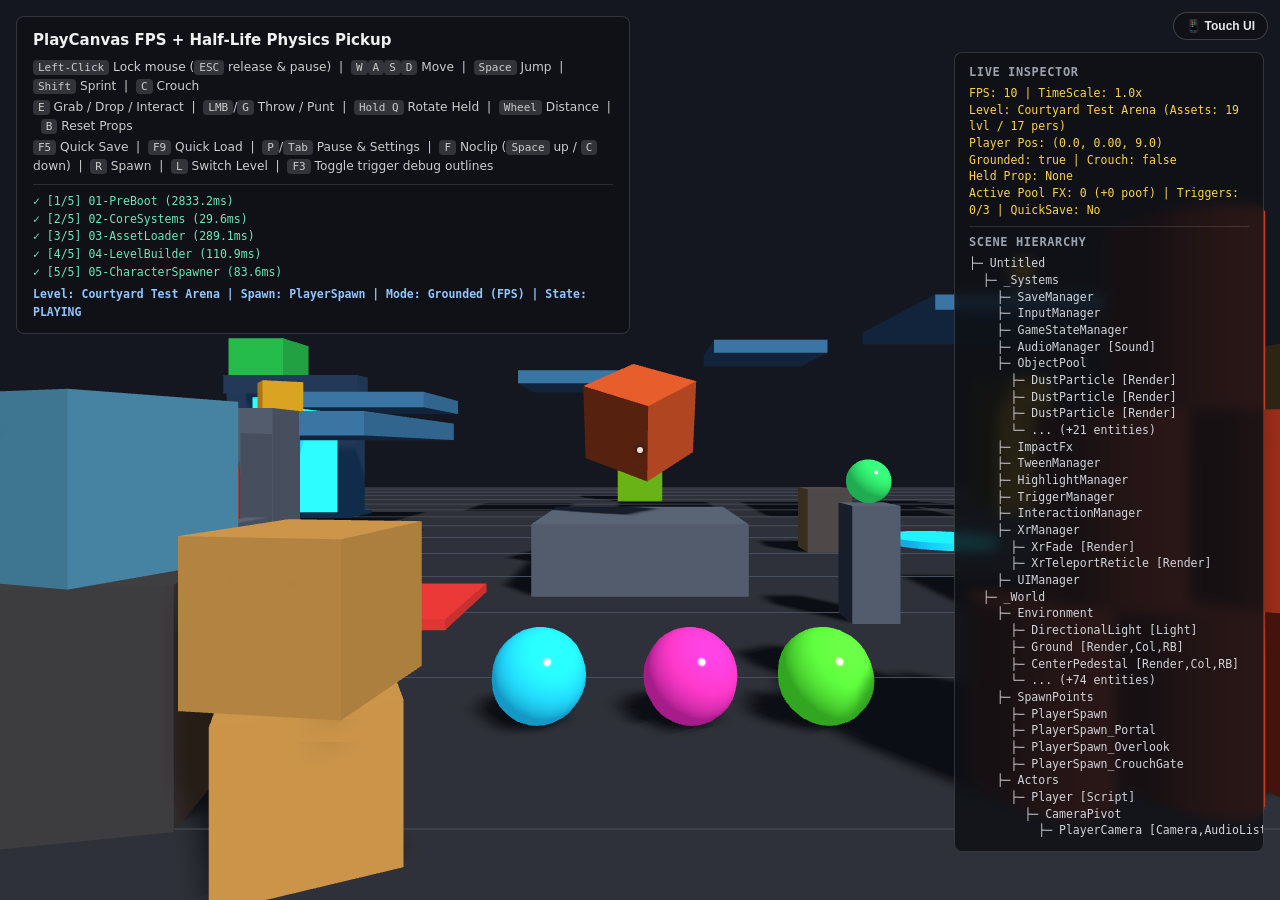
<file: index.html>
<!DOCTYPE html>
<html lang="en">
<head>
  <meta charset="UTF-8" />
  <meta name="viewport" content="width=device-width, initial-scale=1.0, maximum-scale=1.0, user-scalable=no, viewport-fit=cover" />
  <title>PlayCanvas First-Person Platformer — Systems Architecture</title>
  <link rel="icon" href="./favicon.svg" />
  <!-- HUD, menu, touch-control and overlay styles live in src/styles/hud.css (imported by src/main.js). -->
  <style>
    /* Critical pre-paint rule. hud.css arrives via the JS module graph (a <style> tag injected in dev,
       a <link> in builds), so until it applies keep the page dark and the HUD / menu / touch markup
       hidden instead of flashing it unstyled. The error overlay stays visible so boot errors still show.
       The matching reveal rule is the last rule in hud.css; keep the two selectors in sync. */
    html, body { margin: 0; height: 100%; overflow: hidden; background-color: #16181d; }
    body > :not(#application-canvas):not(#error-overlay) { visibility: hidden; }
  </style>
  <script>
    window.addEventListener('error', (e) => {
      const box = document.getElementById('error-overlay');
      if (box) {
        box.style.display = 'block';
        box.textContent += `[ERROR] ${e.message} (${e.filename || ''}:${e.lineno || ''})\n`;
      }
    });
    window.addEventListener('unhandledrejection', (e) => {
      const box = document.getElementById('error-overlay');
      if (box) {
        box.style.display = 'block';
        box.textContent += `[PROMISE ERROR] ${e.reason && e.reason.stack ? e.reason.stack : e.reason}\n`;
      }
    });
  </script>
  <script type="module" crossorigin src="./assets/main-BiD3w2cn.js"></script>
  <link rel="stylesheet" crossorigin href="./assets/main-D4LRnLMg.css">
</head>
<body>
  <div id="crosshair"></div>
  <div id="interaction-prompt"><kbd>E</kbd> Interact</div>
  <div id="toast-banner"></div>

  <div id="loading-overlay">
    <div class="loading-card">
      <div id="loading-title">Streaming Level...</div>
      <div class="loading-bar-track">
        <div id="loading-bar-fill"></div>
      </div>
      <div id="loading-sub">Loading assets (0%)</div>
    </div>
  </div>

  <!-- Top Mobile / Touch Bar & Quick Actions -->
  <div id="mobile-topbar">
    <div id="mobile-quick-actions">
      <button id="btn-mobile-pause" class="top-pill" type="button">⏸ Menu</button>
      <button id="btn-mobile-reset" class="top-pill" type="button">↻ Props</button>
      <button id="btn-mobile-spawn" class="top-pill" type="button">⚐ Spawn</button>
      <button id="btn-mobile-level" class="top-pill" type="button">🌀 Level</button>
      <button id="btn-mobile-fly" class="top-pill" type="button">✦ Fly</button>
      <button id="btn-mobile-info" class="top-pill" type="button">ℹ HUD</button>
    </div>
    <!-- Shown by XrManager only when immersive VR is available (HTTPS / localhost + headset or emulator) -->
    <button id="btn-enter-vr" class="top-pill" type="button" title="Enter WebXR VR" hidden>🥽 Enter VR</button>
    <button id="btn-touch-toggle" class="top-pill" type="button" title="Toggle Mobile Touch Controls">📱 Touch UI</button>
  </div>

  <!-- Mobile FPS Controls Overlay (Virtual Joystick + Jump/Crouch + Context Interact Buttons) -->
  <div id="mobile-controls">
    <!-- Left Virtual Thumbstick (WASD + Auto-Sprint at outer rim) -->
    <div id="mobile-joystick-zone">
      <div id="joystick-base">
        <div id="joystick-sprint-badge">SPRINT</div>
        <div id="joystick-stick"></div>
      </div>
    </div>

    <!-- Right-Edge Sidebar Rail (Jump, Crouch, and Context Interact above the bottom-right camera look area) -->
    <div id="mobile-right-rail">
      <div id="mobile-action-cluster">
        <button id="btn-mobile-jump" class="action-btn action-jump" type="button">
          <span class="action-icon">⌃</span>
          <span class="action-label" id="lbl-mobile-jump">JUMP</span>
        </button>
        <button id="btn-mobile-crouch" class="action-btn action-crouch" type="button">
          <span class="action-icon">⌄</span>
          <span class="action-label" id="lbl-mobile-crouch">CROUCH</span>
        </button>
      </div>

      <div id="mobile-context-cluster">
        <div id="mobile-context-main">
          <button id="btn-context-primary" class="ctx-btn" type="button">
            <span class="ctx-icon" id="ctx-pri-icon">✋</span>
            <span class="ctx-label" id="ctx-pri-label">GRAB</span>
            <span class="ctx-sub" id="ctx-pri-sub"></span>
          </button>
          <button id="btn-context-secondary" class="ctx-btn" type="button">
            <span class="ctx-icon" id="ctx-sec-icon">💥</span>
            <span class="ctx-label" id="ctx-sec-label">PUNT</span>
          </button>
        </div>
        <div id="mobile-held-tools">
          <button id="btn-context-rotate" class="ctx-mini-btn" type="button">🔄 Rotate</button>
          <button id="btn-dist-far" class="ctx-mini-btn" type="button">+ Push</button>
          <button id="btn-dist-near" class="ctx-mini-btn" type="button">− Pull</button>
        </div>
      </div>
    </div>
  </div>

  <div id="hud">
    <h1>PlayCanvas FPS + Half-Life Physics Pickup</h1>
    <!-- Keep in sync with the key map comment at InputManager.bindings (src/systems/input-manager.js) -->
    <p><kbd>Left-Click</kbd> Lock mouse (<kbd>ESC</kbd> release &amp; pause) &nbsp;|&nbsp; <kbd>W</kbd><kbd>A</kbd><kbd>S</kbd><kbd>D</kbd> Move &nbsp;|&nbsp; <kbd>Space</kbd> Jump &nbsp;|&nbsp; <kbd>Shift</kbd> Sprint &nbsp;|&nbsp; <kbd>C</kbd> Crouch</p>
    <p><kbd>E</kbd> Grab / Drop / Interact &nbsp;|&nbsp; <kbd>LMB</kbd>/<kbd>G</kbd> Throw / Punt &nbsp;|&nbsp; <kbd>Hold Q</kbd> Rotate Held &nbsp;|&nbsp; <kbd>Wheel</kbd> Distance &nbsp;|&nbsp; <kbd>B</kbd> Reset Props</p>
    <p><kbd>F5</kbd> Quick Save &nbsp;|&nbsp; <kbd>F9</kbd> Quick Load &nbsp;|&nbsp; <kbd>P</kbd>/<kbd>Tab</kbd> Pause &amp; Settings &nbsp;|&nbsp; <kbd>F</kbd> Noclip (<kbd>Space</kbd> up / <kbd>C</kbd> down) &nbsp;|&nbsp; <kbd>R</kbd> Spawn &nbsp;|&nbsp; <kbd>L</kbd> Switch Level &nbsp;|&nbsp; <kbd>F3</kbd> Toggle trigger debug outlines</p>
    <div id="boot-panel">
      <div id="boot-log">Initializing PlayCanvas...</div>
      <div id="spawn-status"></div>
    </div>
  </div>

  <div id="inspector-panel">
    <h2>Live Inspector</h2>
    <div id="telemetry">Waiting for app...</div>
    <h2>Scene Hierarchy</h2>
    <div id="hierarchy-tree"></div>
  </div>

  <div id="pause-modal">
    <div class="modal-card">
      <h2>Game Paused &amp; Settings</h2>
      <div class="modal-subtitle">Settings persist automatically via <code>SaveManager</code></div>

      <div class="setting-row">
        <div class="setting-label"><span>Master Volume</span><span id="val-master">85%</span></div>
        <input id="slider-master" type="range" min="0" max="1" step="0.05" value="0.85" />
      </div>
      <div class="setting-row">
        <div class="setting-label"><span>Music / Ambient Volume</span><span id="val-music">45%</span></div>
        <input id="slider-music" type="range" min="0" max="1" step="0.05" value="0.45" />
      </div>
      <div class="setting-row">
        <div class="setting-label"><span>SFX Volume</span><span id="val-sfx">85%</span></div>
        <input id="slider-sfx" type="range" min="0" max="1" step="0.05" value="0.85" />
      </div>
      <div class="setting-row">
        <div class="setting-label"><span>Mouse Sensitivity</span><span id="val-sens">0.16</span></div>
        <input id="slider-sens" type="range" min="0.04" max="0.45" step="0.01" value="0.16" />
      </div>
      <div class="setting-row">
        <div class="setting-label"><span>Base Field of View (FOV)</span><span id="val-fov">65°</span></div>
        <input id="slider-fov" type="range" min="50" max="95" step="1" value="65" />
      </div>

      <div id="save-slot-meta">Active QuickSave: None</div>

      <div class="modal-actions">
        <button id="btn-resume" class="primary">Resume Game (P / Tab)</button>
        <button id="btn-quicksave">Quick Save (F5)</button>
        <button id="btn-quickload">Quick Load (F9)</button>
        <button id="btn-switch-level" style="grid-column: span 2;">Switch Level (L)</button>
        <button id="btn-clearsave" class="danger">Reset Save &amp; Settings</button>
      </div>
    </div>
  </div>

  <div id="error-overlay"></div>
  <canvas id="application-canvas"></canvas>
</body>
</html>
</file>
<file: assets/main-D4LRnLMg.css>
html,body{margin:0;padding:0;width:100%;height:100%;overflow:hidden;background-color:#16181d;font-family:system-ui,-apple-system,sans-serif;user-select:none;-webkit-user-select:none;-webkit-touch-callout:none;touch-action:none;overscroll-behavior:none}#application-canvas{display:block;width:100%;height:100%;cursor:crosshair;touch-action:none}#crosshair{position:absolute;top:50%;left:50%;width:6px;height:6px;margin-left:-3px;margin-top:-3px;border-radius:50%;background:#ffffffd9;box-shadow:0 0 4px #000c;pointer-events:none;transition:transform .14s ease,background-color .14s ease,box-shadow .14s ease}#crosshair.interactive{transform:scale(1.9);background:#fbbf24;box-shadow:0 0 10px #fbbf24e6}#interaction-prompt{position:absolute;top:calc(50% + 20px);left:50%;transform:translate(-50%) translateY(4px);background:#0f1116e0;color:#fef3c7;border:1px solid rgba(251,191,36,.45);padding:6px 14px;border-radius:999px;font-size:13px;font-weight:500;pointer-events:none;opacity:0;transition:opacity .14s ease,transform .14s ease;-webkit-backdrop-filter:blur(4px);backdrop-filter:blur(4px);white-space:nowrap}#interaction-prompt.visible{opacity:1;transform:translate(-50%) translateY(0)}#interaction-prompt kbd{background:#fbbf24;color:#111827;font-weight:700;padding:1px 6px;border-radius:4px;margin-right:6px;font-size:12px}#toast-banner{position:absolute;top:20px;left:50%;transform:translate(-50%) translateY(-14px);background:#111827eb;color:#f9fafb;padding:8px 18px;border-radius:999px;font-size:13px;font-weight:600;border:1px solid rgba(255,255,255,.18);box-shadow:0 8px 24px #00000073;pointer-events:none;opacity:0;transition:opacity .2s ease,transform .2s ease;z-index:200}#toast-banner.visible{opacity:1;transform:translate(-50%) translateY(0)}#toast-banner.success{border-color:#34d39999;color:#a7f3d0}#toast-banner.warn{border-color:#fbbf2499;color:#fde68a}#hud{position:absolute;top:16px;left:16px;color:#f0f0f0;background:#0f1116d1;padding:12px 16px;border-radius:8px;pointer-events:none;-webkit-backdrop-filter:blur(6px);backdrop-filter:blur(6px);border:1px solid rgba(255,255,255,.15);line-height:1.55;max-width:580px}#hud h1{margin:0 0 6px;font-size:15px}#hud p{margin:0 0 2px;font-size:12.2px;color:#ccc}#hud kbd{background:#ffffff26;padding:1px 5px;border-radius:4px;font-size:11px}#boot-panel{margin-top:8px;padding-top:8px;border-top:1px solid rgba(255,255,255,.12);font-family:ui-monospace,SFMono-Regular,Consolas,monospace;font-size:11.5px;color:#6ee7b7}#spawn-status{margin-top:4px;color:#93c5fd;font-weight:600}#inspector-panel{position:absolute;top:52px;right:16px;width:280px;max-height:calc(100vh - 68px);overflow-y:auto;color:#e5e7eb;background:#0f1116d9;padding:12px 14px;border-radius:8px;-webkit-backdrop-filter:blur(6px);backdrop-filter:blur(6px);border:1px solid rgba(255,255,255,.15);font-family:ui-monospace,SFMono-Regular,Consolas,monospace;font-size:11.5px;pointer-events:auto}#inspector-panel h2{margin:0 0 6px;font-size:12px;text-transform:uppercase;letter-spacing:.05em;color:#9ca3af}#telemetry{color:#fcd34d;margin-bottom:8px;padding-bottom:8px;border-bottom:1px solid rgba(255,255,255,.12);white-space:pre-line;line-height:1.45}#hierarchy-tree{color:#d1d5db;line-height:1.45;white-space:pre}#pause-modal{position:absolute;inset:0;background:#090b10b8;-webkit-backdrop-filter:blur(8px);backdrop-filter:blur(8px);display:none;align-items:center;justify-content:center;z-index:500}#pause-modal.open{display:flex}.modal-card{width:380px;background:#141821f5;border:1px solid rgba(255,255,255,.18);border-radius:12px;padding:20px 24px;color:#f3f4f6;box-shadow:0 20px 50px #0009}.modal-card h2{margin:0 0 4px;font-size:18px}.modal-subtitle{font-size:12px;color:#9ca3af;margin-bottom:16px}.setting-row{margin-bottom:12px}.setting-label{display:flex;justify-content:space-between;font-size:12.5px;color:#d1d5db;margin-bottom:4px}.setting-row input[type=range]{width:100%;accent-color:#3b82f6;cursor:pointer}#save-slot-meta{margin:12px 0;padding:8px 10px;background:#ffffff0d;border-radius:6px;font-family:ui-monospace,SFMono-Regular,Consolas,monospace;font-size:11.5px;color:#93c5fd}.modal-actions{display:grid;grid-template-columns:1fr 1fr;gap:8px;margin-top:14px}.modal-actions button{padding:8px 12px;border-radius:6px;border:1px solid rgba(255,255,255,.16);background:#374151a6;color:#f9fafb;font-size:12.5px;font-weight:600;cursor:pointer;transition:background .15s ease}.modal-actions button:hover{background:#4b5563e6}.modal-actions button.primary{grid-column:span 2;background:#2563eb;border-color:#3b82f6}.modal-actions button.primary:hover{background:#1d4ed8}.modal-actions button.danger{grid-column:span 2;background:#7f1d1d8c;border-color:#ef444466;color:#fca5a5}.modal-actions button.danger:hover{background:#991b1bcc}#error-overlay{display:none;position:absolute;bottom:16px;left:16px;right:16px;background:#7f1d1df2;color:#fecaca;border:1px solid #ef4444;border-radius:8px;padding:12px 16px;font-family:ui-monospace,SFMono-Regular,Consolas,monospace;font-size:12.5px;white-space:pre-wrap;z-index:9999}#loading-overlay{position:absolute;inset:0;display:flex;align-items:center;justify-content:center;background:#0a0c12c2;-webkit-backdrop-filter:blur(8px);backdrop-filter:blur(8px);opacity:0;pointer-events:none;transition:opacity .22s ease;z-index:600}#loading-overlay.visible{opacity:1;pointer-events:auto}.loading-card{width:min(360px,calc(100vw - 48px));background:#111827f0;border:1px solid rgba(255,255,255,.16);border-radius:12px;padding:18px 22px;box-shadow:0 18px 44px #0000008c;text-align:center}#loading-title{font-size:15px;font-weight:700;color:#f9fafb;margin-bottom:12px;letter-spacing:.02em}.loading-bar-track{width:100%;height:8px;background:#ffffff1a;border-radius:999px;overflow:hidden;margin-bottom:8px}#loading-bar-fill{width:0%;height:100%;background:linear-gradient(90deg,#3b82f6,#34d399);border-radius:999px;transition:width .15s ease}#loading-sub{font-family:ui-monospace,SFMono-Regular,Consolas,monospace;font-size:11.5px;color:#93c5fd}#mobile-topbar{position:absolute;top:max(12px,env(safe-area-inset-top));right:max(12px,env(safe-area-inset-right));display:flex;align-items:center;gap:6px;z-index:300;pointer-events:auto}body.touch-controls-active #mobile-topbar{left:max(12px,env(safe-area-inset-left));right:max(12px,env(safe-area-inset-right));justify-content:space-between}#mobile-quick-actions{display:none;align-items:center;gap:6px;flex-wrap:wrap}body.touch-controls-active #mobile-quick-actions{display:flex}.top-pill{background:#0f1116d1;color:#e5e7eb;border:1px solid rgba(255,255,255,.2);border-radius:999px;padding:6px 12px;font-size:12px;font-weight:600;cursor:pointer;-webkit-backdrop-filter:blur(6px);backdrop-filter:blur(6px);touch-action:manipulation;transition:background .14s ease,border-color .14s ease,transform .1s ease}.top-pill:active{transform:scale(.94)}.top-pill.active{background:#2563ebd1;border-color:#60a5facc;color:#fff}.top-pill[hidden]{display:none}body.touch-controls-active:not(.mobile-info-open) #hud,body.touch-controls-active:not(.mobile-info-open) #inspector-panel{display:none}body.touch-controls-active.mobile-info-open #hud{top:calc(max(12px,env(safe-area-inset-top)) + 42px);left:max(12px,env(safe-area-inset-left));max-width:min(360px,calc(100vw - 24px));font-size:11px;padding:8px 12px;z-index:250}body.touch-controls-active.mobile-info-open #hud p{display:none}body.touch-controls-active.mobile-info-open #inspector-panel{top:calc(max(12px,env(safe-area-inset-top)) + 42px);right:max(12px,env(safe-area-inset-right));width:min(250px,calc(100vw - 24px));max-height:45vh;z-index:250}#mobile-controls{display:none;position:absolute;inset:0;pointer-events:none;z-index:220}body.touch-controls-active:not(.game-paused) #mobile-controls{display:block}#mobile-joystick-zone{position:absolute;bottom:max(18px,env(safe-area-inset-bottom));left:max(18px,env(safe-area-inset-left));width:176px;height:176px;pointer-events:auto;touch-action:none;display:flex;align-items:center;justify-content:center}#joystick-base{position:relative;width:126px;height:126px;border-radius:50%;background:radial-gradient(circle,#11182759,#111827ad);border:2px solid rgba(255,255,255,.24);box-shadow:0 6px 22px #00000073,inset 0 0 14px #ffffff0f;-webkit-backdrop-filter:blur(4px);backdrop-filter:blur(4px);transition:border-color .15s ease,box-shadow .15s ease;pointer-events:none}#joystick-base:before,#joystick-base:after{content:"";position:absolute;background:#ffffff1a;pointer-events:none}#joystick-base:before{top:12px;bottom:12px;left:50%;width:1px;transform:translate(-50%)}#joystick-base:after{left:12px;right:12px;top:50%;height:1px;transform:translateY(-50%)}#joystick-base.active{border-color:#93c5fda6}#joystick-base.sprinting{border-color:#38bdf8f2;box-shadow:0 0 20px #38bdf873,inset 0 0 14px #38bdf833}#joystick-sprint-badge{position:absolute;top:-22px;left:50%;transform:translate(-50%) scale(.85);background:#0ea5e9e6;color:#f0f9ff;font-size:9.5px;font-weight:800;letter-spacing:.08em;padding:2px 7px;border-radius:999px;opacity:0;transition:opacity .14s ease,transform .14s ease;pointer-events:none}#joystick-base.sprinting #joystick-sprint-badge{opacity:1;transform:translate(-50%) scale(1)}#joystick-stick{position:absolute;top:50%;left:50%;width:52px;height:52px;margin-top:-26px;margin-left:-26px;border-radius:50%;background:radial-gradient(circle at 35% 35%,#ffffffeb,#94a3b8c7);border:2px solid rgba(255,255,255,.9);box-shadow:0 4px 12px #00000080;pointer-events:none}#joystick-base.sprinting #joystick-stick{background:radial-gradient(circle at 35% 35%,#e0f2fe,#38bdf8);border-color:#bae6fd}#mobile-right-rail{position:absolute;inset:0;pointer-events:none;touch-action:none}#mobile-action-cluster{position:absolute;top:50%;right:max(10px,env(safe-area-inset-right));transform:translateY(-50%);display:flex;flex-direction:column;align-items:center;gap:8px;pointer-events:auto;touch-action:none}.action-btn{display:flex;flex-direction:column;align-items:center;justify-content:center;border-radius:16px;background:#111827b8;border:1.5px solid rgba(255,255,255,.28);color:#f9fafb;box-shadow:0 4px 14px #00000073;-webkit-backdrop-filter:blur(5px);backdrop-filter:blur(5px);cursor:pointer;touch-action:none;padding:0;transition:transform .08s ease,background .14s ease,border-color .14s ease,box-shadow .14s ease}.action-btn.pressed,.action-btn:active{transform:scale(.92);background:#3b82f68c;border-color:#93c5fde6}.action-btn.toggled{background:#d97706a6;border-color:#fbbf24f2;box-shadow:0 0 14px #fbbf2473}.action-jump{width:58px;height:54px}.action-crouch{width:58px;height:44px}.action-icon{font-size:15px;line-height:1;font-weight:800;margin-bottom:1px;pointer-events:none}.action-label{font-size:9px;font-weight:800;letter-spacing:.05em;pointer-events:none}#mobile-context-cluster{position:absolute;bottom:calc(50% + 62px);right:max(10px,env(safe-area-inset-right));display:flex;flex-direction:column-reverse;align-items:flex-end;gap:6px;pointer-events:none;touch-action:none}#mobile-context-main{display:flex;flex-direction:column-reverse;align-items:flex-end;gap:6px}.ctx-btn{display:none;flex-direction:column;align-items:center;justify-content:center;min-width:58px;max-width:96px;min-height:50px;padding:6px 10px;border-radius:14px;background:#111827d9;border:1.5px solid rgba(255,255,255,.3);color:#fff;box-shadow:0 4px 16px #00000080;-webkit-backdrop-filter:blur(6px);backdrop-filter:blur(6px);cursor:pointer;pointer-events:auto;touch-action:none;transition:transform .1s ease,background .15s ease,border-color .15s ease,box-shadow .15s ease}.ctx-btn.visible{display:flex;animation:ctxPopIn .14s cubic-bezier(.2,.9,.3,1.15)}.ctx-btn:active{transform:scale(.92)}@keyframes ctxPopIn{0%{transform:scale(.75);opacity:0}to{transform:scale(1);opacity:1}}.ctx-btn.theme-use{background:#92400ed1;border-color:#fbbf24;box-shadow:0 0 16px #fbbf2473;color:#fef3c7}.ctx-btn.theme-grab{background:#1e3a8ad1;border-color:#38bdf8;box-shadow:0 0 16px #38bdf873;color:#e0f2fe}.ctx-btn.theme-place{background:#065f46e0;border-color:#34d399;box-shadow:0 0 18px #34d399a6;color:#d1fae5}.ctx-btn.theme-drop{background:#1f2937d9;border-color:#9ca3afa6;color:#f3f4f6}.ctx-btn.theme-throw{background:#7c2d12d1;border-color:#fb923c;box-shadow:0 0 14px #fb923c66;color:#ffedd5}.ctx-icon{font-size:14px;line-height:1.1;pointer-events:none}.ctx-label{font-size:10px;font-weight:800;letter-spacing:.05em;pointer-events:none}.ctx-sub{font-size:8.5px;font-weight:600;opacity:.88;max-width:82px;overflow:hidden;text-overflow:ellipsis;white-space:nowrap;pointer-events:none}.ctx-sub:empty{display:none}#mobile-held-tools{display:none;flex-direction:column;align-items:flex-end;gap:5px;pointer-events:auto}#mobile-held-tools.visible{display:flex}.ctx-mini-btn{background:#111827d1;color:#e5e7eb;border:1.5px solid rgba(255,255,255,.26);border-radius:10px;padding:6px 10px;font-size:10px;font-weight:700;cursor:pointer;-webkit-backdrop-filter:blur(5px);backdrop-filter:blur(5px);touch-action:none;transition:transform .08s ease,background .14s ease,border-color .14s ease}.ctx-mini-btn:active,.ctx-mini-btn.active{transform:scale(.93);background:#0ea5e9a6;border-color:#7dd3fc;color:#fff}@media(max-width:520px){#mobile-joystick-zone{width:144px;height:144px}#joystick-base{width:106px;height:106px}#joystick-stick{width:44px;height:44px;margin-top:-22px;margin-left:-22px}.modal-card{width:calc(100vw - 48px);max-width:360px;padding:16px 18px}}html body>:not(#application-canvas):not(#error-overlay){visibility:visible}
</file>
